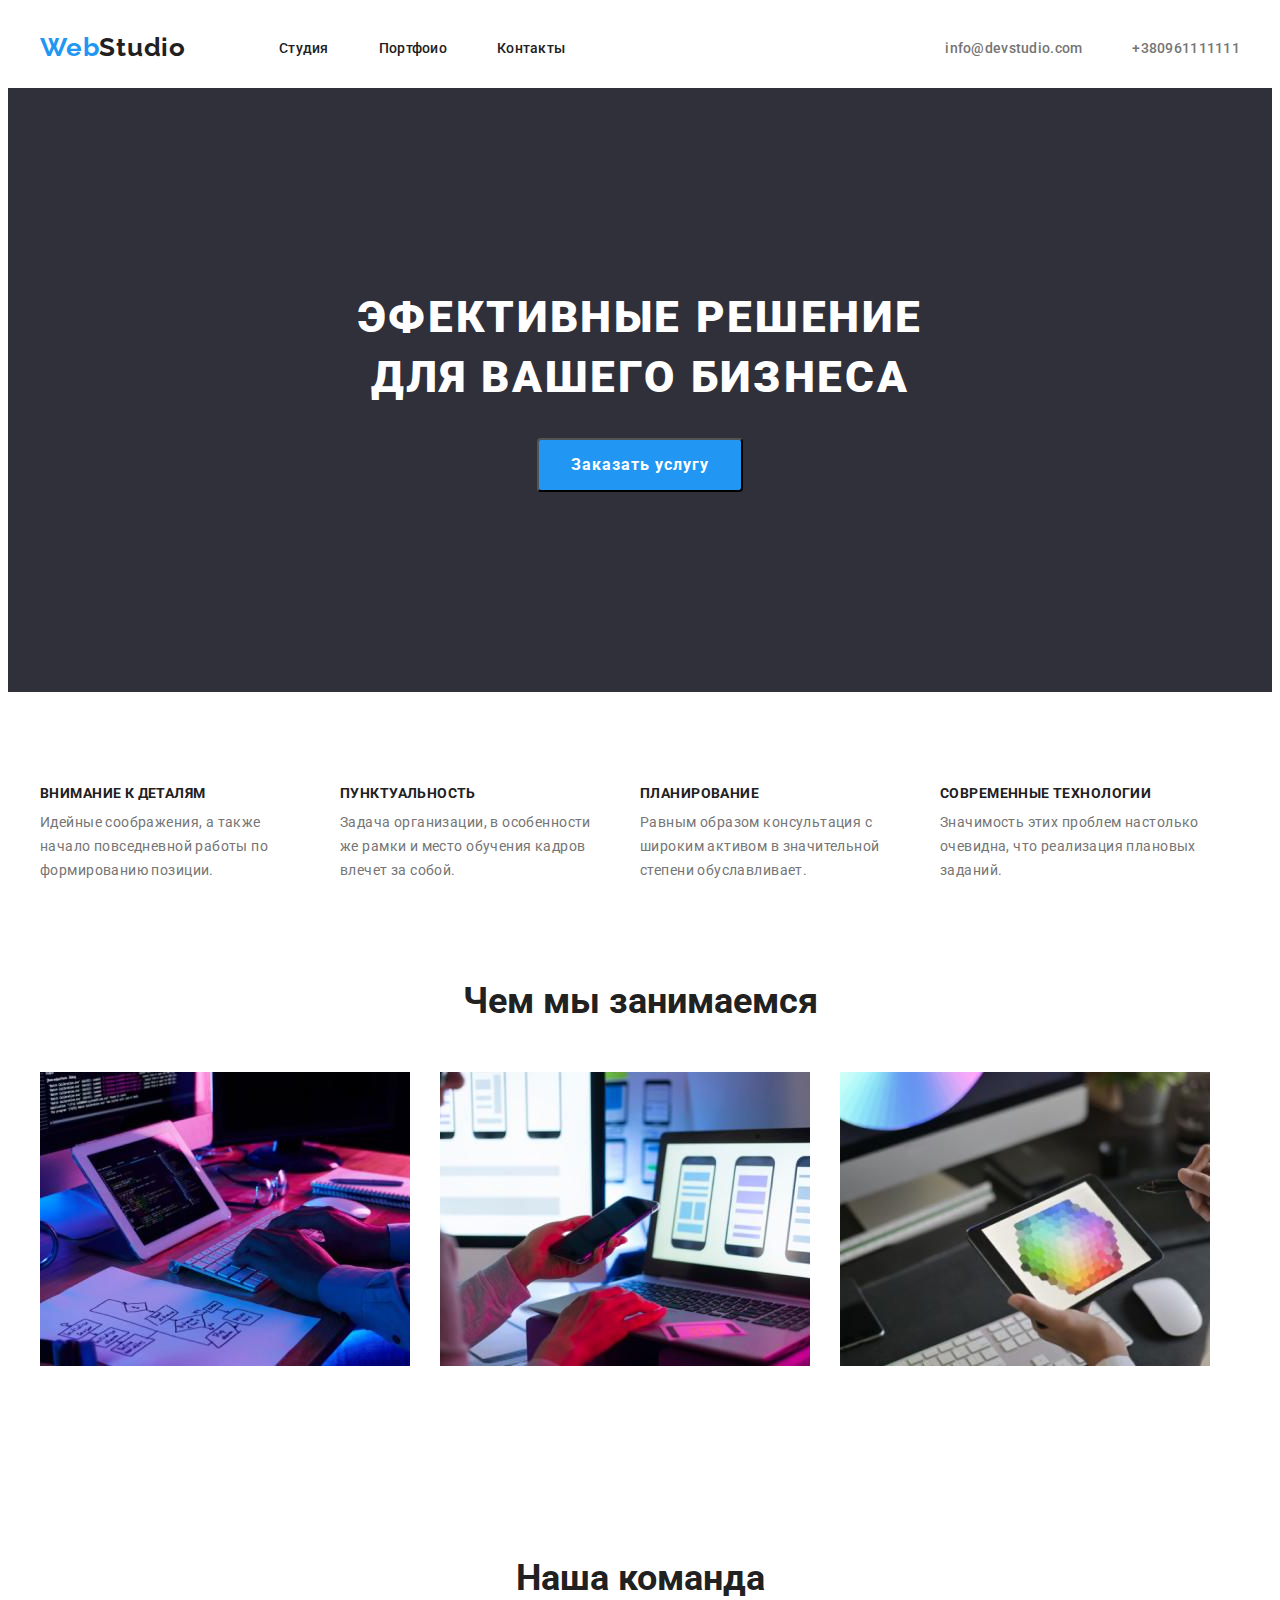
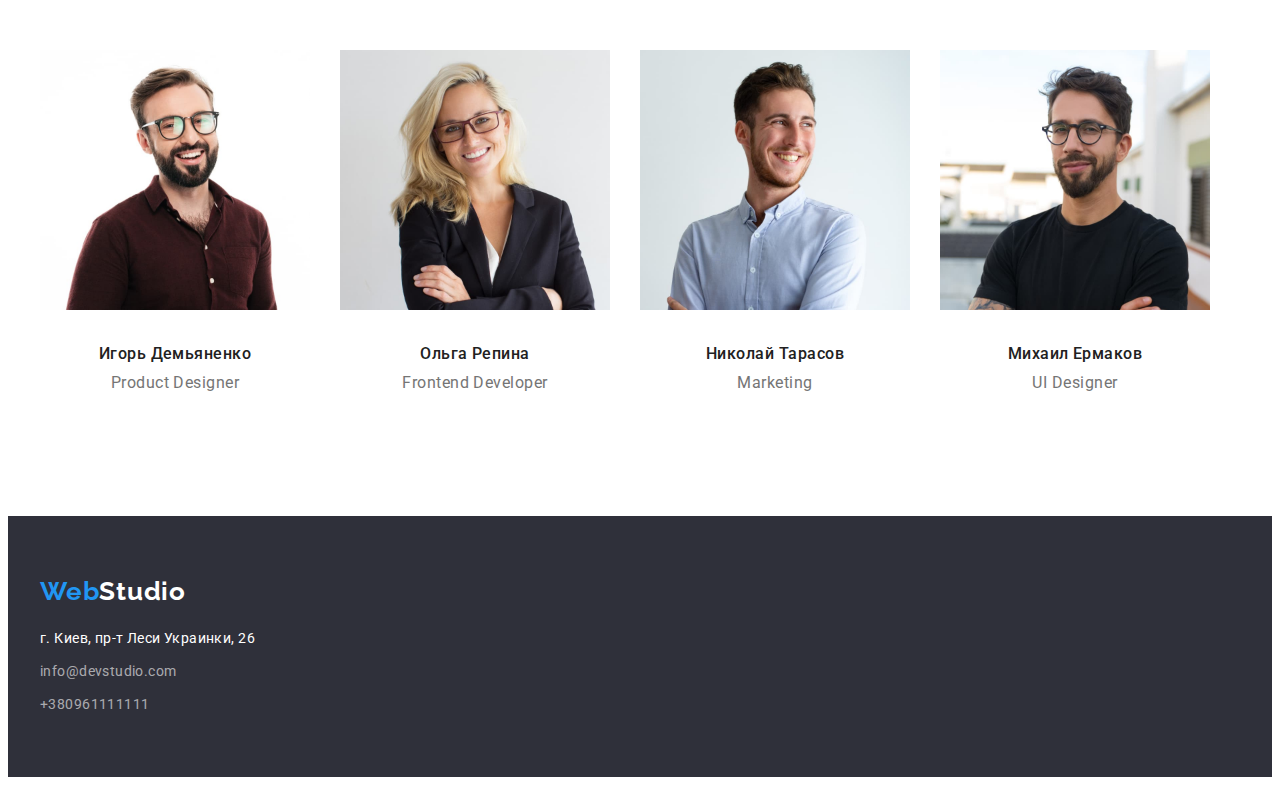
<file: index.html>
<!DOCTYPE html>
<html lang="ru">
<head>
    <meta charset="UTF-8">
    <meta http-equiv="X-UA-Compatible" content="IE=edge">
    <meta name="viewport" content="width=device-width, initial-scale=1.0">
    <title>Студия</title>
    <link rel="preconnect" href="https://fonts.googleapis.com">
    <link rel="preconnect" href="https://fonts.gstatic.com" crossorigin>
    <link href="https://fonts.googleapis.com/css2?family=Raleway:wght@700&family=Roboto:wght@400;500;700;900&display=swap"
        rel="stylesheet">
    <link rel="stylesheet" href="https://cdnjs.cloudflare.com/ajax/libs/modern-normalize/1.1.0/modern-normalize.min.css"
        integrity="sha512-wpPYUAdjBVSE4KJnH1VR1HeZfpl1ub8YT/NKx4PuQ5NmX2tKuGu6U/JRp5y+Y8XG2tV+wKQpNHVUX03MfMFn9Q=="
        crossorigin="anonymous" referrerpolicy="no-referrer" />
    <link rel="stylesheet" href="./css/styles.css">
</head>
<body>
    <!--Header-->
    <header class="header"> 
        <div class="container">                
            <nav class="nav-content">   
                <a href="./index.html" class="logo"><span class="web">Web</span>Studio</a>
                <ul class="site-nav">
                    <li class="header-item"><a href="./index.html" class="current-page">Студия</a> </li>
                    <li class="header-item"><a href="./portfolio.html">Портфоио</a> </li>
                    <li class="header-item"><a href="">Контакты</a></li>
                </ul>
            </nav>
                <ul class="connection">
                    <li class="header-item"><a href="mailto:info@devstudio.com ">info@devstudio.com</a></li>
                    <li class="header-item"><a href="tel:+380961111111">+380961111111</a></li>

                </ul>                             
                                        
        </div>
    </header>
    <!--Main-->
    <main>
         
    <section class="hero" > 
        <div class="container hero-container">
            <h1 class="hero-title"> Эфективные решение <br> для вашего бизнеса</h1>
            <button type="button" class="button">Заказать услугу</button>
        </div>
    </section>
    
    <!--Advantages-->
    <section class="section">
        <div class="container advantages-container">
            <ul class="advantages-list">
                <li class="advantage-item">
                    <h3 class="title">Внимание к деталям</h3>
                    <p class="section-text">Идейные соображения, а также начало повседневной работы по формированию позиции.</p>
                </li>
                <li class="advantage-item">
                    <h3 class="title">Пунктуальность</h3>
                    <p class="section-text">Задача организации, в особенности же рамки и место обучения кадров влечет за собой.</p>
                </li>
                <li class="advantage-item">
                    <h3 class="title">Планирование</h3>
                    <p class="section-text">Равным образом консультация с широким активом в значительной степени обуславливает.</p>
                </li>
                <li class="advantage-item">
                    <h3 class="title">Современные технологии</h3>
                    <p class="section-text">Значимость этих проблем настолько очевидна, что реализация плановых заданий.</p>
                </li>
            </ul>
        </div>
    </section>
    <!--Services-->
    <section class="section service-section">
        <div class="container services-container">
            <h2 class="section-title service-title">Чем мы занимаемся</h2>
            <ul class="services-photo">
                <li class="service-item"> 
                    <img src="./images/box1.jpg" width="370" height="294" alt="Програмирование">
                </li>
                <li class="service-item">
                    <img src="./images/box2.jpg" width="370" height="294" alt="Разработка приложений">
                </li>
                <li class="service-item">
                    <img src="./images/box3.jpg" width="370" height="294" alt="Дизайн разработка">
                </li>
            </ul>
        </div>
    </section>
    <!--Our stuff-->
    <section class="stuff-section">
        <div class="container stuff-container">
            <h2 class="section-title">Наша команда</h2>
            <ul class="stuff-list">
                <li class="stuff-item">
                    <img src="./images/igordemyanenko.jpg" width="270" height="260" alt="Игорь Демьяненко">
                    <div class="stuff-card-desctiption">
                        <h3 class="stuff-title">Игорь Демьяненко</h3>
                        <p class="stuff-text">Product Designer</p>
                    </div>
                </li>
                <li class="stuff-item"> 
                    <img src="./images/olgarepina.jpg" width="270" height="260" alt="Ольга Репина">
                    <div class="stuff-card-desctiption">
                        <h3 class="stuff-title">Ольга Репина</h3>
                        <p class="stuff-text">Frontend Developer</p>
                    </div>
                </li>
                <li class="stuff-item">
                    <img src="./images/nikolaitarasov.jpg" width="270" height="260" alt="Николай Тарасов">
                    <div class="stuff-card-desctiption">
                        <h3 class="stuff-title">Николай Тарасов</h3>
                        <p class="stuff-text">Marketing</p>
                    </div>
                </li>
                <li class="stuff-item">
                    <img src="./images/mihailermakov.jpg" width="270" height="260" alt="Михаил Ермаков">
                    <div class="stuff-card-desctiption">
                        <h3 class="stuff-title">Михаил Ермаков</h3>
                        <p class="stuff-text">UI Designer</p>
                    </div>
                </li>
            </ul>
        </div>
    </section>
          
    </main>

    <footer class="footer">
        <div class="container footer-container">
            <a href="./index.html" class="logo"><span class="web">Web</span><span class="studio">Studio</span></a>   
            <address class="address-info">
                <p class="address">г. Киев, пр-т Леси Украинки, 26 </p>
                <ul class="footer-connection">
                    <li class="connection-item"><a href="mailto:info@devstudio.com ">info@devstudio.com</a></li>
                    <li class="connection-item phone"><a href="tel:+380961111111">+380961111111</a></li>
                
                </ul>    

            </address>  
        </div>
               
        
    </footer>
    
    
</body>
</html>
</file>
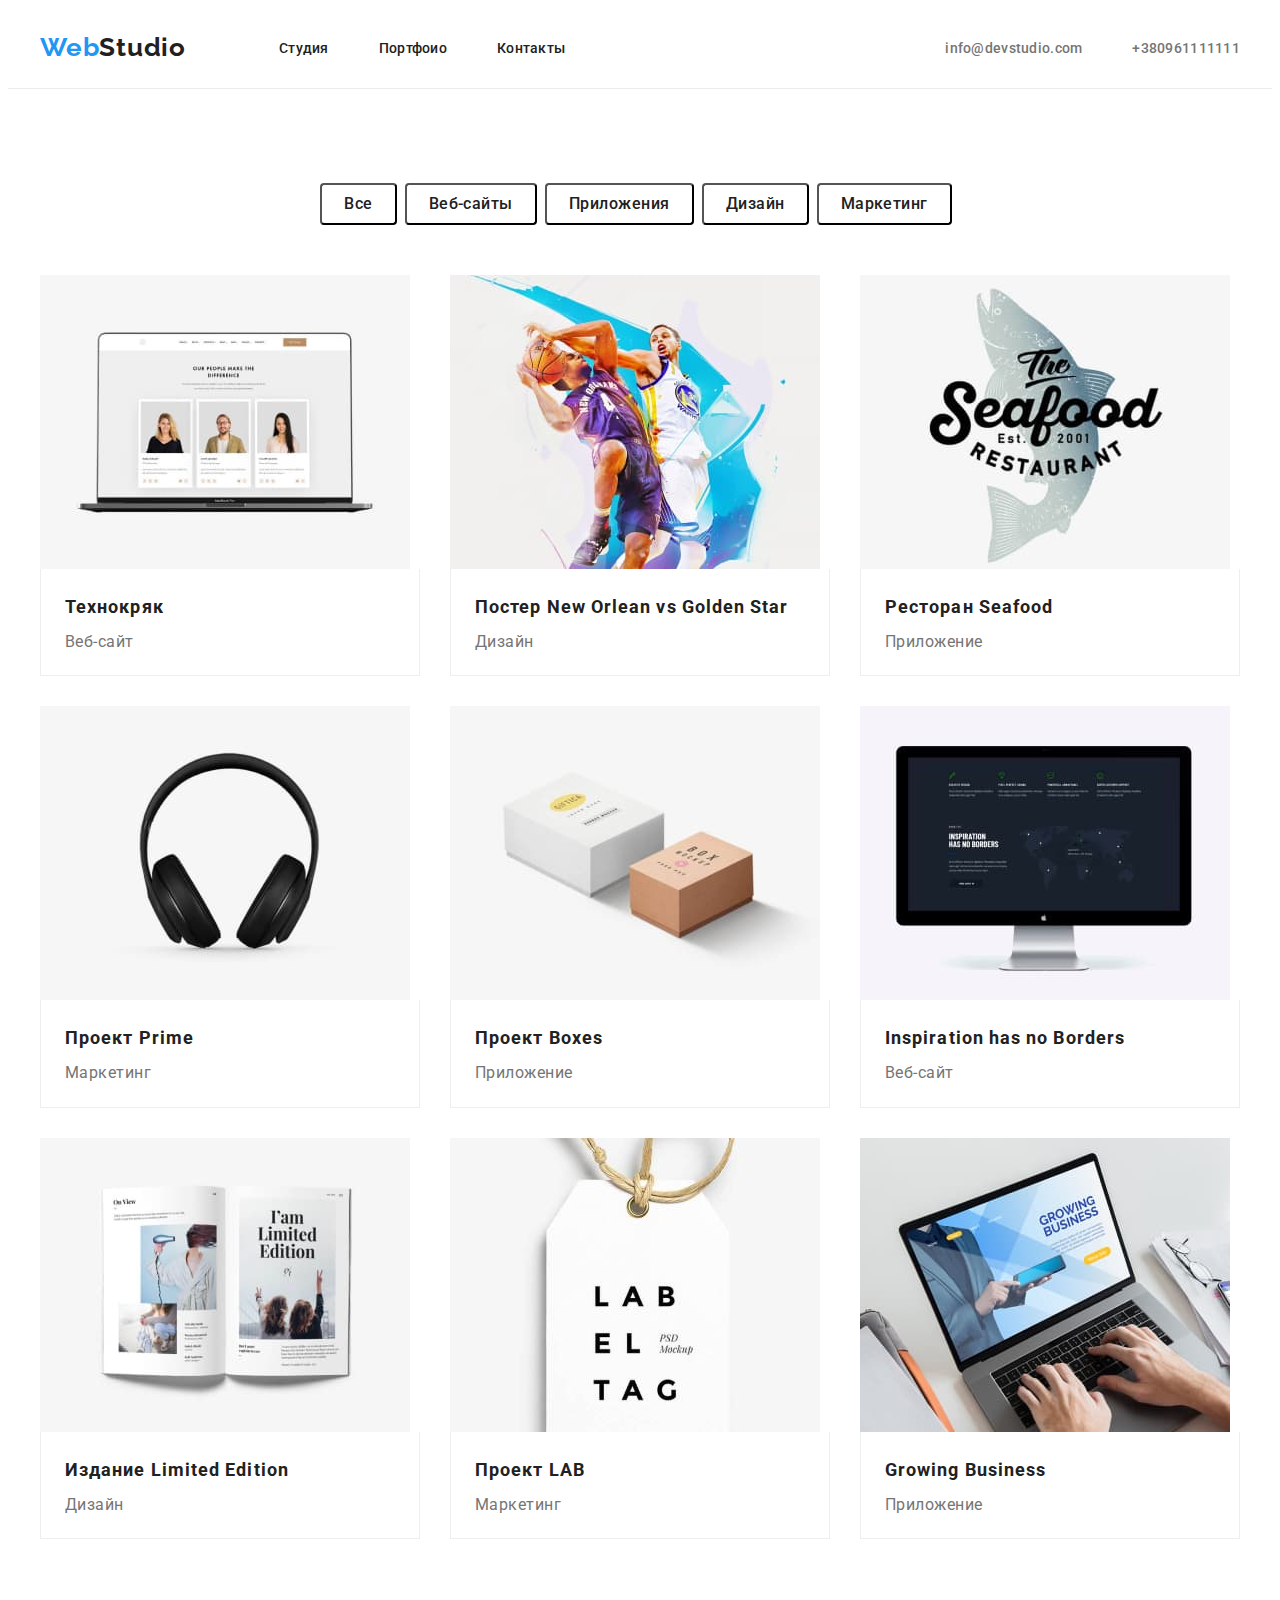
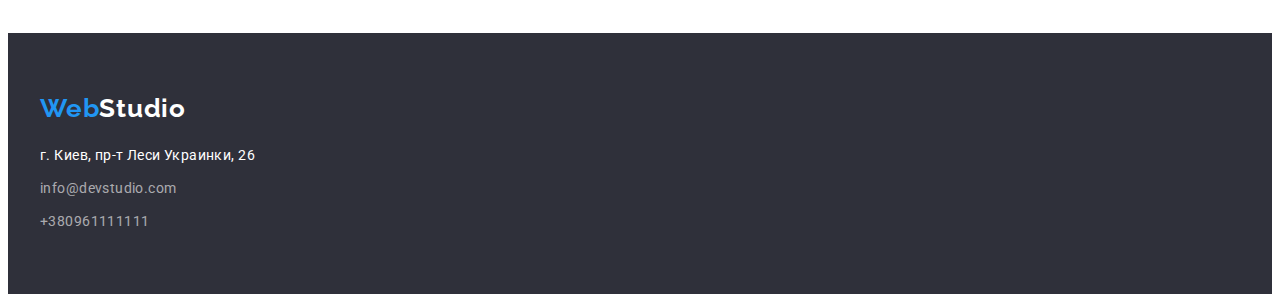
<file: portfolio.html>
<!DOCTYPE html>
<html lang="ru">

<head>
    <meta charset="UTF-8">
    <meta http-equiv="X-UA-Compatible" content="IE=edge">
    <meta name="viewport" content="width=device-width, initial-scale=1.0">
    <title>Портфолио</title> 
    <link rel="preconnect" href="https://fonts.googleapis.com">
    <link rel="preconnect" href="https://fonts.gstatic.com" crossorigin>
    <link href="https://fonts.googleapis.com/css2?family=Raleway:wght@700&family=Roboto:wght@400;500;700;900&display=swap"
        rel="stylesheet"> 
    <link rel="stylesheet" href="https://cdnjs.cloudflare.com/ajax/libs/modern-normalize/1.1.0/modern-normalize.min.css"
        integrity="sha512-wpPYUAdjBVSE4KJnH1VR1HeZfpl1ub8YT/NKx4PuQ5NmX2tKuGu6U/JRp5y+Y8XG2tV+wKQpNHVUX03MfMFn9Q=="
        crossorigin="anonymous" referrerpolicy="no-referrer" />
    <link rel="stylesheet" href="./css/styles.css">
</head>

<body>

    <!--Header-->

        <header class="header portfolio-header">
            <div class="container">
                <nav class="nav-content">
                    <a href="./index.html" class="logo"><span class="web">Web</span>Studio</a>
                    <ul class="site-nav">
                        <li class="header-item"><a href="./index.html" class="current-page">Студия</a> </li>
                        <li class="header-item"><a href="./portfolio.html">Портфоио</a> </li>
                        <li class="header-item"><a href="">Контакты</a></li>
                    </ul>
                </nav>
                <ul class="connection">
                    <li class="header-item"><a href="mailto:info@devstudio.com ">info@devstudio.com</a></li>
                    <li class="header-item"><a href="tel:+380961111111">+380961111111</a></li>
        
                </ul>
        
            </div>
        </header>

    <!--main-->

    <section class="section portfolio-section">
        <div class="container portfolio-container">
           
            <ul class="portfolio-btns">
                <li class="button-one"><button class="btn">Все</button></li>
                <li class="button-two"><button class="btn">Веб-сайты</button></li>
                <li class="button-three"><button class="btn">Приложения</button></li>
                <li class="button-four"><button class="btn">Дизайн</button></li>
                <li class="button-five"><button class="btn">Маркетинг</button></li>
            </ul>
            
            <ul class="portfolio-list">
                <li class="portfolio-item">                    
                    <img class="portfolio-photo" src="./images/macbook.jpg" width="370" height="294" alt="Макбук">
                    <div class="portfolio-contect-desctiption">
                        <h2 class="projects-title">Технокряк</h2>
                        <p class="project-text">Веб-сайт</p>
                    </div>                    
                    <p></p>
                </li>
                <li class="portfolio-item">
                    <img class="portfolio-photo"src="./images/basketball.jpg" width="370" height="294" alt="Баскетбол">
                    <div class="portfolio-contect-desctiption">
                        <h2 class="projects-title">Постер New Orlean vs Golden Star</h2>
                        <p class="project-text">Дизайн</p>
                    </div>
                    <p></p>
                </li>
                <li class="portfolio-item">
                    <img class="portfolio-photo"src="./images/restaurant.jpg" width="370" height="294" alt="Ресторан">
                    <div class="portfolio-contect-desctiption">
                        <h2 class="projects-title">Ресторан Seafood</h2>
                        <p class="project-text">Приложение</p>
                    </div>
                    <p></p>
                </li>
                <li class="portfolio-item">
                    <img class="portfolio-photo"src="./images/beats.jpg" width="370" height="294" alt="Наушники">
                    
                    <div class="portfolio-contect-desctiption">
                    <h2 class="projects-title">Проект Prime</h2>
                    <p class="project-text">Маркетинг</p>
                    </div>
                    <p></p>
                </li>
                <li class="portfolio-item">
                    <img class="portfolio-photo" src="./images/boxes.jpg" width="370" height="294" alt="Коробки">
                    <div class="portfolio-contect-desctiption">
                    <h2 class="projects-title">Проект Boxes</h2>
                    <p class="project-text">Приложение</p>
                    </div>
                    <p></p>
                </li>
                <li class="portfolio-item">
                    <img class="portfolio-photo"src="./images/monitor.jpg" width="370" height="294" alt="Монитор">
                    <div class="portfolio-contect-desctiption">
                    <h2 class="projects-title">Inspiration has no Borders</h2>
                    <p class="project-text">Веб-сайт</p>
                    </div>
                    <p></p>
                </li>
                <li class="portfolio-item">
                    <img class="portfolio-photo"src="./images/book.jpg" width="370" height="294" alt="Книга">
                    <div class="portfolio-contect-desctiption">
                    <h2 class="projects-title">Издание Limited Edition</h2>
                    <p class="project-text">Дизайн</p>
                    </div>
                    <p></p>
                </li>
                <li class="portfolio-item">
                    <img class="portfolio-photo"src="./images/tag.jpg" width="370" height="294" alt="Этикетка">
                    <div class="portfolio-contect-desctiption">
                    <h2 class="projects-title">Проект LAB</h2>
                    <p class="project-text">Маркетинг</p>
                    </div>
                    <p></p>
                </li>
                <li class="portfolio-item">
                    <img class="portfolio-photo"src="./images/laptop.jpg" width="370" height="294" alt="Ноутбук">
                    <div class="portfolio-contect-desctiption">
                    <h2 class="projects-title">Growing Business</h2>
                    <p class="project-text">Приложение</p>
                    </div>
                    <p></p>
                </li>




            </ul>
        </div>
      



    </section>






    <!--footer-->

    <footer class="footer">
        <div class="container footer-container">
            <a href="./index.html" class="logo"><span class="web">Web</span><span class="studio">Studio</span></a>
            <address class="address-info">
                <p class="address">г. Киев, пр-т Леси Украинки, 26 </p>
                <ul class="footer-connection">
                    <li class="connection-item"><a href="mailto:info@devstudio.com ">info@devstudio.com</a></li>
                    <li class="connection-item phone"><a href="tel:+380961111111">+380961111111</a></li>
    
                </ul>
    
            </address>
        </div>
    
    
    </footer>






</body>

</html>
</file>
<file: css/styles.css>
/* main text color: #757575;*/
/* secondary text color: #212121;  */
/* белый #FFFFFF */
/* акцент синий #2196F3 */
/* первичный цвет фона #E5E5E5; */
/* вторичный цвет фона #2F303A; */
/* цвет фона наша команда #F5F4FA */


:root {
  --primary-text-color: #757575;
  --secondary-text-color: #212121;
  --accent-color: #2196F3;
  --accent-second-color: #FFFFFF;
  --primary-background-color: #e5e5e5;
  --secondary-background-color: #2F303A;
  --stuff-background-color: #F5F4FA:



}

body {
  
  color: var(--primary-text-color);
  font-family: Roboto, sans-serif;
}

p, h1, h2, h3, h4, h5, h5, h6 {
  margin-top: 0;
  margin-bottom: 0;
}

ul {
  list-style: none;
  margin-top: 0;
  margin-bottom: 0;
  padding-left: 0;

}
.header {
  padding-top: 24px;
  padding-bottom: 25px;
}
.header .container {
  display: flex;
  align-items: center; 
}
.container {
  width: 1200px;
  padding-left: 15px;
  padding-right: 15px; 
  margin: 0 auto; 

}
.logo {
  margin-right: 93px;
}
.logo {
  font-family: Raleway, sans-serif;
font-weight: bold;
font-size: 26px;
line-height: 1.19;
letter-spacing: 0.03em;
color: var(--secondary-text-color);
text-decoration: none;
}
.web {
  color: var(--accent-color);
}

/* site-nav */

.nav-content {
  display: flex;
  align-items: center;
}

.site-nav {
  display: flex;
}
.site-nav a {
font-weight: 500;
font-size: 14px;
line-height: 1.14;
letter-spacing: 0.02em;
  color: var(--secondary-text-color);
  text-decoration: none;
}
.site-nav a:hover,
.site-nav a:focus {
  color: var(--accent-color);
}

.header-item:not(:last-child) {
  margin-right: 50px;
}
.connection {
  display: flex;
  margin-left: auto;
  
}
.connection a {
font-weight: 500;
font-size: 14px;
line-height: 1.14;
letter-spacing: 0.02em;
  color: var(--primary-text-color);
  text-decoration: none;
}
.connection a:hover,
.connection a:focus {
  color: var(--accent-color);
}
.current-page {
  color: var(--accent-color);
}

/* main */
.hero {
  background-color: var(--secondary-background-color);
  display: flex;
  align-items: center;
  padding-top: 200px;
  padding-bottom: 200px;
}

.hero-title {
padding-bottom: 30px;
font-weight: 900;
font-size: 44px;
line-height: 1.36;
text-align: center;
letter-spacing: 0.06em;
text-transform: uppercase;
color: var(--accent-second-color);
}


.button {
display: block;
border-radius: 4px;
margin-left: auto;
margin-right: auto;
padding-top: 10px;
padding-bottom: 10px;
padding-left: 32px;
padding-right: 32px;
justify-content: center;
font-family: Roboto;
font-style: normal;
font-weight: bold;
font-size: 16px;
line-height: 1.87;
align-items: center;
text-align: center;
letter-spacing: 0.06em;
background-color: var(--accent-color);
color: var(--accent-second-color);
cursor: pointer;
}


.section {
  padding-top: 94px;
  
}
.section-title {
display: block;
text-align: center;
align-items: center;
font-family: Roboto;
font-style: normal;
font-weight: bold;
font-size: 36px;
line-height: 1.16;
color: var(--secondary-text-color);
}

.advantages-container {
  display: flex;
  align-items: center;
  justify-self: center;
  
 
}
.advantages-list {
  display: flex;
}

.advantage-item {
width: 270px;
height: 101px;
}

.advantage-item:not(:last-child) {
margin-right: 30px;
}

.title {
margin-bottom: 10px;
font-family: Roboto;
font-style: normal;
font-weight: bold;
font-size: 14px;
line-height: 1.14;
letter-spacing: 0.03em;
text-transform: uppercase;
  color: var(--secondary-text-color);
}

/* Services */
.service-section {
  padding-bottom: 94px;
}
.service-title {
  text-align: center;
}
.services-container {
    align-items: center;
    
}
.service-title {
  display: block;
  margin-bottom: 50px;
}
.services-photo {
  display: flex;
}
.service-item:not(:last-child) {
  margin-right: 30px;
}


.section-text {
font-size: 14px;
line-height: 1.71;
letter-spacing: 0.03em;
}

/* stuff */

.stuff-section {
  padding-top: 94px;
padding-bottom: 94px;
background-color: var(--stuff-background-color);
}

.stuff-list {
  display: flex;
margin-top: 50px;
}
.stuff-item:not(:last-child) {
  padding-right: 30px;
}
.stuff-item {
  align-items: center;
  text-align: center
}
.stuff-card-desctiption {
  padding-top: 30px;
  padding-bottom: 30px;
}

.stuff-text {
font-size: 16px;
line-height: 1.187;
letter-spacing: 0.03em;
}

.stuff-title {
padding-bottom: 10px;
font-weight: 500;
font-size: 16px;
line-height: 1.187;
letter-spacing: 0.03em;
  color: var(--secondary-text-color)

}
/* footer */
.footer {
   padding-top: 60px;
   padding-bottom: 60px;
 

}
.footer {
  background-color: var(--secondary-background-color);
  color: var(--accent-second-color);
}

.address-info {
  padding-top: 20px;
}
.studio {
  color: var(--accent-second-color);
}
.address {

font-style: normal;
font-weight: normal;
font-size: 14px;
line-height: 1.71;
letter-spacing: 0.03em;
  color: var(--accent-second-color);
}

.footer-connection a {

font-style: normal;
font-weight: normal;
font-size: 14px;
line-height: 1.71;
letter-spacing: 0.03em;

color: rgba(255, 255, 255, 0.6);
text-decoration: none;
}
.footer-connection a:hover,
.footer-connection a:focus {
  color: var(--accent-color);
}

.connection-item {
  margin-top: 9px;
}


/* Portfolio */
.portfolio-header {
  background-color: white;
  border-bottom: 1px solid #ECECEC;
}

.portfolio-section {
  
  padding-top: 94px;
  padding-bottom: 94px;
}
.portfolio-btns {
  margin-right: auto;
  margin-left: auto;
  justify-content: center;
  display: flex;
  align-items: center;
  margin-bottom: 50px;
  
}

.btn:not(:last-child) {
  align-items: center;
  justify-content: center;
  display: block;
  
  
}

.btn{
border-radius: 4px;
margin-right: 8px;
padding: 6px 22px;
font-family: Roboto;
font-style: normal;
font-weight: 500;
font-size: 16px;
line-height: 1.62;
text-align: center;
align-items: center;
letter-spacing: 0.03em;
background-color: var(--stuff-background-color);
color: var(--secondary-text-color);
text-decoration: none;
cursor: pointer;

}

.btn:hover,
.btn:focus {
  background-color: var(--accent-color);
color: var(--accent-second-color);
}

/* .button-one {
width: 73px;
height: 38px;
}

.button-two {
width: 128px;
height: 38px;
}

.button-three {
width: 145px;
height: 38px;
}

.button-four {
width: 103px;
height: 38px;
}

.button-five {
width: 130px;
height: 38px;
} */


.portfolio-list {
  display: flex;
  flex-wrap: wrap;
  align-content: center;
  margin-left: -30px;
  
  }

.portfolio-item {
  margin-left: 30px;
  flex-basis: calc((100% - 3 * 30px) / 3);
  
  
}
/* .portfolio-item:not(:nth-child(3n)) {
  margin-bottom: 30px;
} */
.portfolio-item:not(:nth-last-child(-n + 3)) {
  margin-bottom: 30px;
}

.portfolio-photo {
  display: block;
}
.portfolio-contect-desctiption {
  border-bottom: 1px solid #EEEEEE;
  border-right: 1px solid #EEEEEE;  
  border-left: 1px solid #EEEEEE;
  padding-bottom: 20px;
  padding-top: 20px;
  padding-left: 24px;
}
.projects-title {
padding-bottom: 4px;
font-weight: bold;
font-size: 18px;
line-height: 2;
letter-spacing: 0.06em;
  color: var(--secondary-text-color);
}

.project-text {

font-size: 16px;
line-height: 1.66;
letter-spacing: 0.03em;
}
</file>
